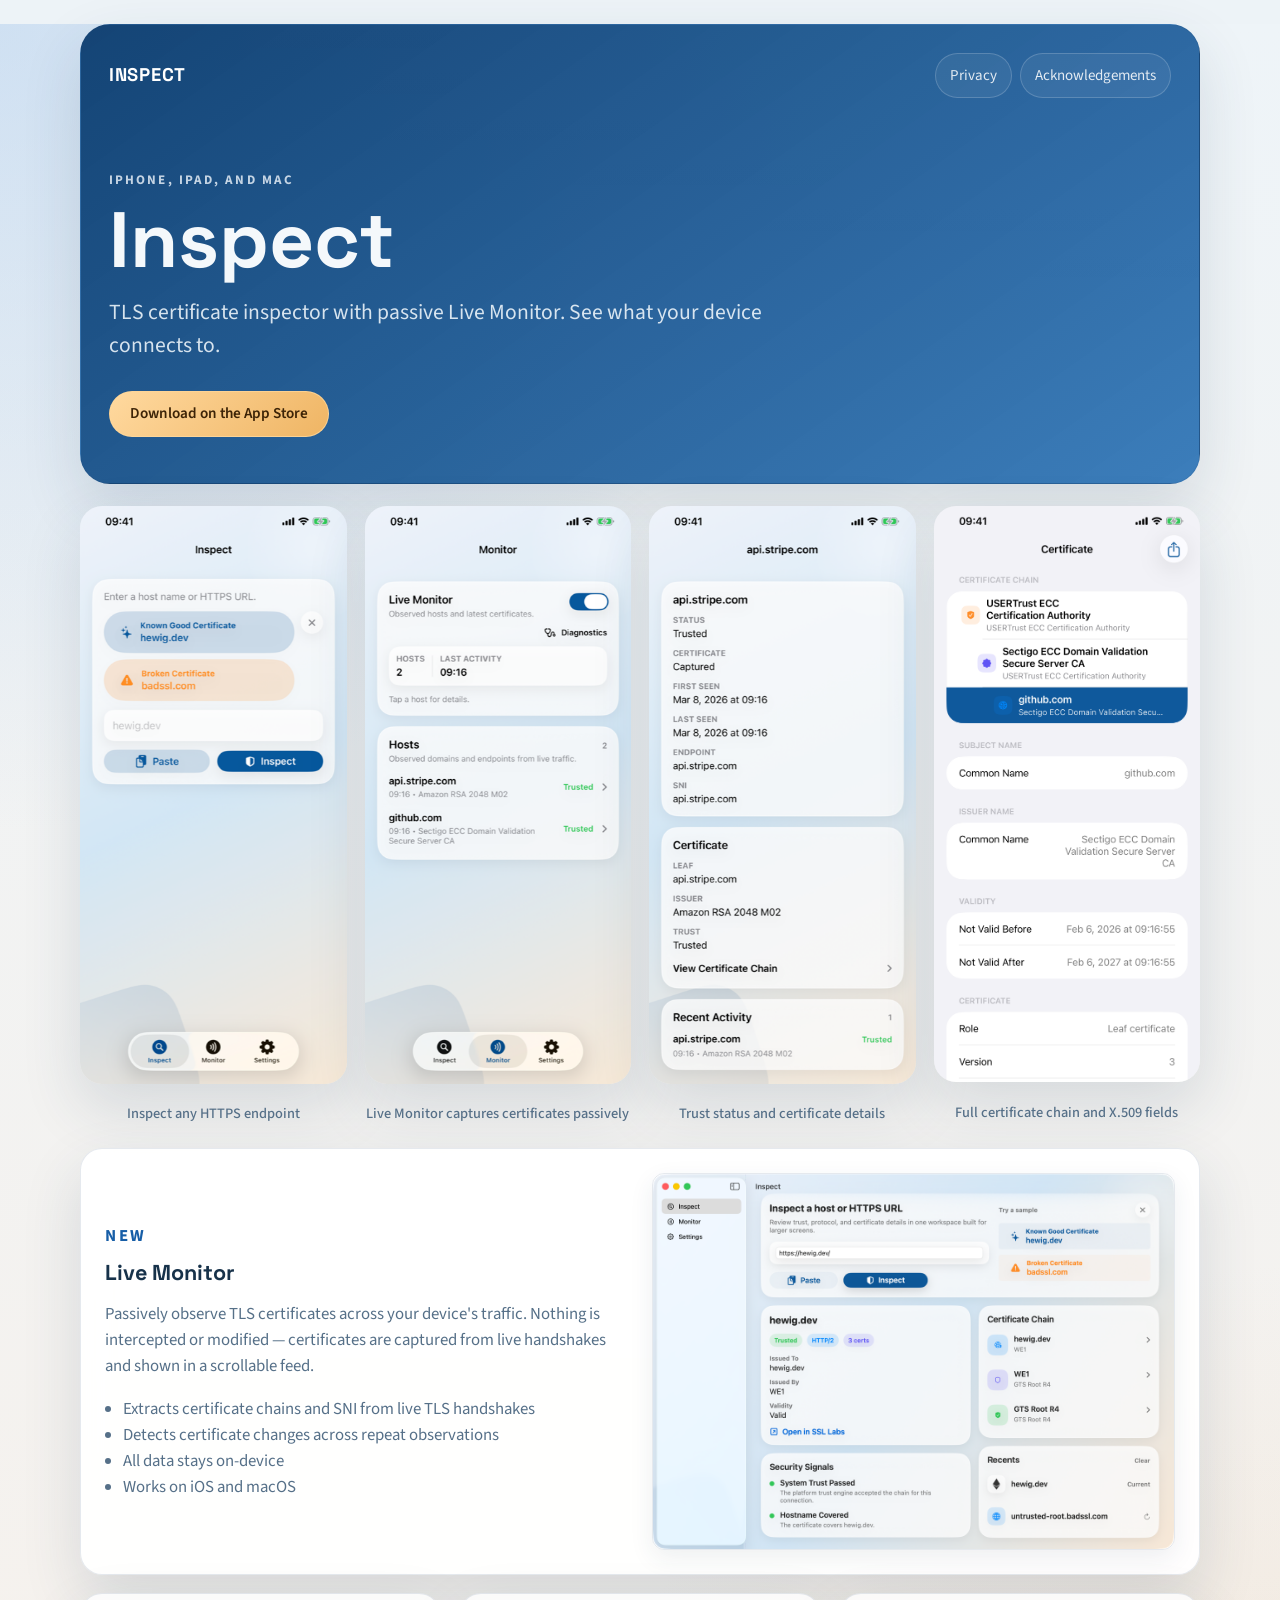
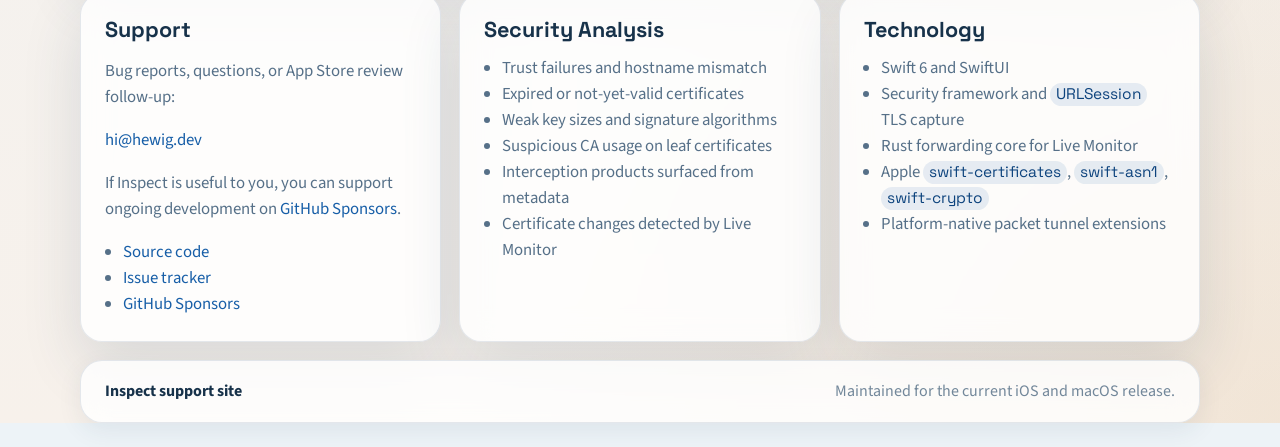
<file: index.html>
<!DOCTYPE html>
<html lang="en">

<head>
  <meta charset="UTF-8">
  <meta name="viewport" content="width=device-width, initial-scale=1">
  <title>Inspect Support</title>
  <meta name="description"
    content="Support, product details, and privacy information for Inspect, the TLS certificate inspector for iPhone, iPad, and Mac.">
  <link rel="preconnect" href="https://fonts.googleapis.com">
  <link rel="preconnect" href="https://fonts.gstatic.com" crossorigin>
  <link
    href="https://fonts.googleapis.com/css2?family=Source+Sans+3:wght@400;500;600;700&amp;family=Space+Grotesk:wght@500;700&amp;display=swap"
    rel="stylesheet">
  <link rel="stylesheet" type="text/css" href="stylesheets/normalize.css" media="screen">
  <link rel="stylesheet" type="text/css" href="stylesheets/stylesheet.css" media="screen">
</head>

<body>
  <div class="site-shell">
    <header class="page-header">
      <div class="header-row">
        <a class="brand" href="index.html">Inspect</a>
        <button class="nav-toggle" aria-label="Toggle navigation" aria-expanded="false"
          onclick="this.setAttribute('aria-expanded',this.getAttribute('aria-expanded')==='false'?'true':'false');this.closest('.header-row').querySelector('.nav-links').classList.toggle('open')">
          <span class="nav-toggle-bar"></span>
          <span class="nav-toggle-bar"></span>
          <span class="nav-toggle-bar"></span>
        </button>
        <nav class="nav-links" aria-label="Primary">
          <a class="nav-link" href="privacy.html">Privacy</a>
          <a class="nav-link" href="acknowledgements.html">Acknowledgements</a>
        </nav>
      </div>
      <div class="hero">
        <p class="eyebrow">iPhone, iPad, and Mac</p>
        <h1 class="project-name">Inspect</h1>
        <p class="project-tagline">
          TLS certificate inspector with passive Live Monitor. See what your device connects to.
        </p>
        <div class="hero-actions">
          <a class="btn btn-primary" href="https://apps.apple.com/us/app/inspect-view-tls-certificate/id1074957486">Download on the App Store</a>
        </div>
      </div>
    </header>

    <main class="main-content">
      <!-- Screenshot showcase -->
      <section class="screenshot-row">
        <figure class="screenshot-item">
          <img src="images/01-inspect-tab.png" alt="Inspect tab showing host input and recent lookups" loading="lazy">
          <figcaption>Inspect any HTTPS endpoint</figcaption>
        </figure>
        <figure class="screenshot-item">
          <img src="images/02-live-monitor.png" alt="Live Monitor showing observed hosts and certificates"
            loading="lazy">
          <figcaption>Live Monitor captures certificates passively</figcaption>
        </figure>
        <figure class="screenshot-item">
          <img src="images/03-host-detail.png" alt="Host detail view showing trust status and certificate info"
            loading="lazy">
          <figcaption>Trust status and certificate details</figcaption>
        </figure>
        <figure class="screenshot-item">
          <img src="images/04-cert-chain.png" alt="Certificate chain view showing full X.509 details" loading="lazy">
          <figcaption>Full certificate chain and X.509 fields</figcaption>
        </figure>
      </section>

      <!-- Feature highlight with mac screenshot -->
      <section class="card feature-band">
        <div>
          <p class="eyebrow">New</p>
          <h2>Live Monitor</h2>
          <p>
            Passively observe TLS certificates across your device's traffic. Nothing is intercepted or modified &mdash;
            certificates are captured from live handshakes and shown in a scrollable feed.
          </p>
          <ul>
            <li>Extracts certificate chains and SNI from live TLS handshakes</li>
            <li>Detects certificate changes across repeat observations</li>
            <li>All data stays on-device</li>
            <li>Works on iOS and macOS</li>
          </ul>
        </div>
        <div class="feature-screenshot">
          <img src="images/mac-inspect.png" alt="Inspect for Mac showing certificate workspace" loading="lazy">
        </div>
      </section>

      <!-- Compact info cards -->
      <section class="section-grid">
        <article class="card">
          <h2>Support</h2>
          <p>Bug reports, questions, or App Store review follow-up:</p>
          <p><a href="mailto:hi@hewig.dev">hi@hewig.dev</a></p>
          <p>If Inspect is useful to you, you can support ongoing development on <a href="https://github.com/sponsors/hewigovens">GitHub Sponsors</a>.</p>
          <ul>
            <li><a href="https://github.com/hewigovens/Inspect">Source code</a></li>
            <li><a href="https://github.com/hewigovens/Inspect/issues">Issue tracker</a></li>
            <li><a href="https://github.com/sponsors/hewigovens">GitHub Sponsors</a></li>
          </ul>
        </article>

        <article class="card">
          <h2>Security Analysis</h2>
          <ul>
            <li>Trust failures and hostname mismatch</li>
            <li>Expired or not-yet-valid certificates</li>
            <li>Weak key sizes and signature algorithms</li>
            <li>Suspicious CA usage on leaf certificates</li>
            <li>Interception products surfaced from metadata</li>
            <li>Certificate changes detected by Live Monitor</li>
          </ul>
        </article>

        <article class="card">
          <h2>Technology</h2>
          <ul>
            <li>Swift 6 and SwiftUI</li>
            <li>Security framework and <code>URLSession</code> TLS capture</li>
            <li>Rust forwarding core for Live Monitor</li>
            <li>Apple <code>swift-certificates</code>, <code>swift-asn1</code>, <code>swift-crypto</code></li>
            <li>Platform-native packet tunnel extensions</li>
          </ul>
        </article>
      </section>

      <footer class="site-footer">
        <span class="site-footer-owner">Inspect support site</span>
        <span class="site-footer-credits">Maintained for the current iOS and macOS release.</span>
      </footer>
    </main>
  </div>
</body>

</html>
</file>
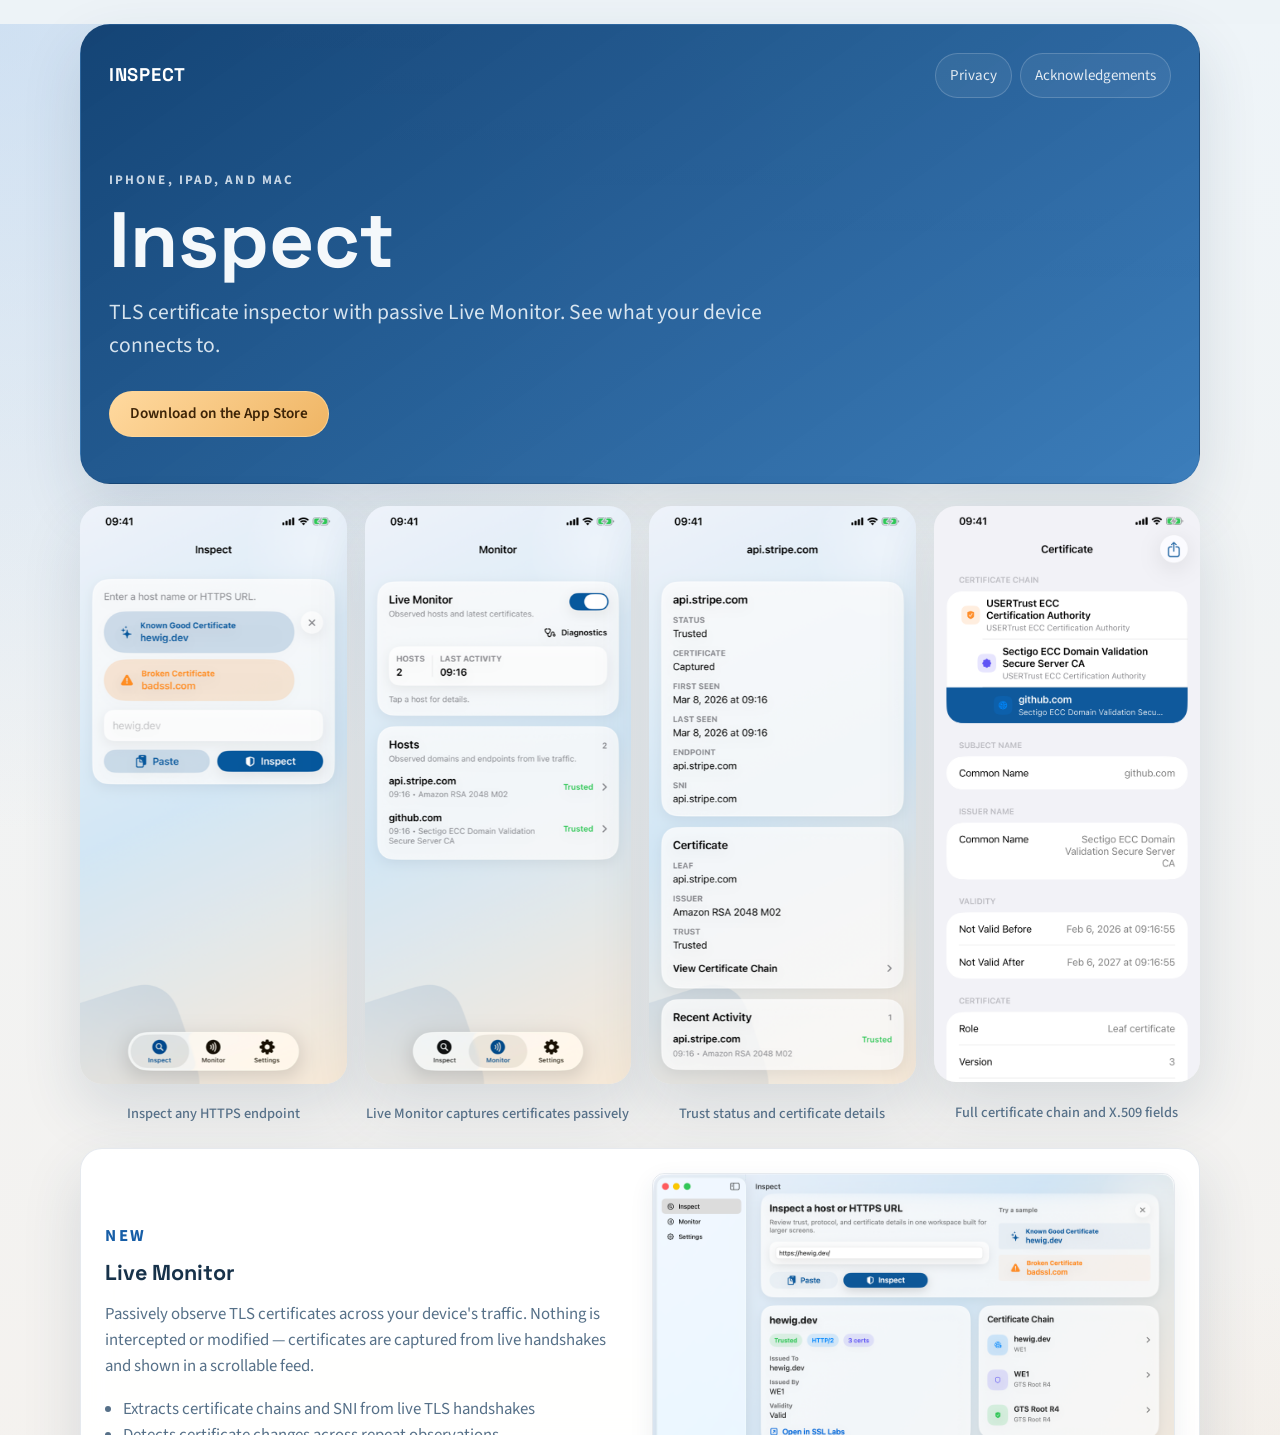
<file: about.html>
<!DOCTYPE html>
<html lang="en">
<head>
  <meta charset="UTF-8">
  <meta http-equiv="refresh" content="0; url=index.html">
  <title>Redirecting…</title>
</head>
<body>
  <p>Redirecting to <a href="index.html">index.html</a>…</p>
</body>
</html>
</file>
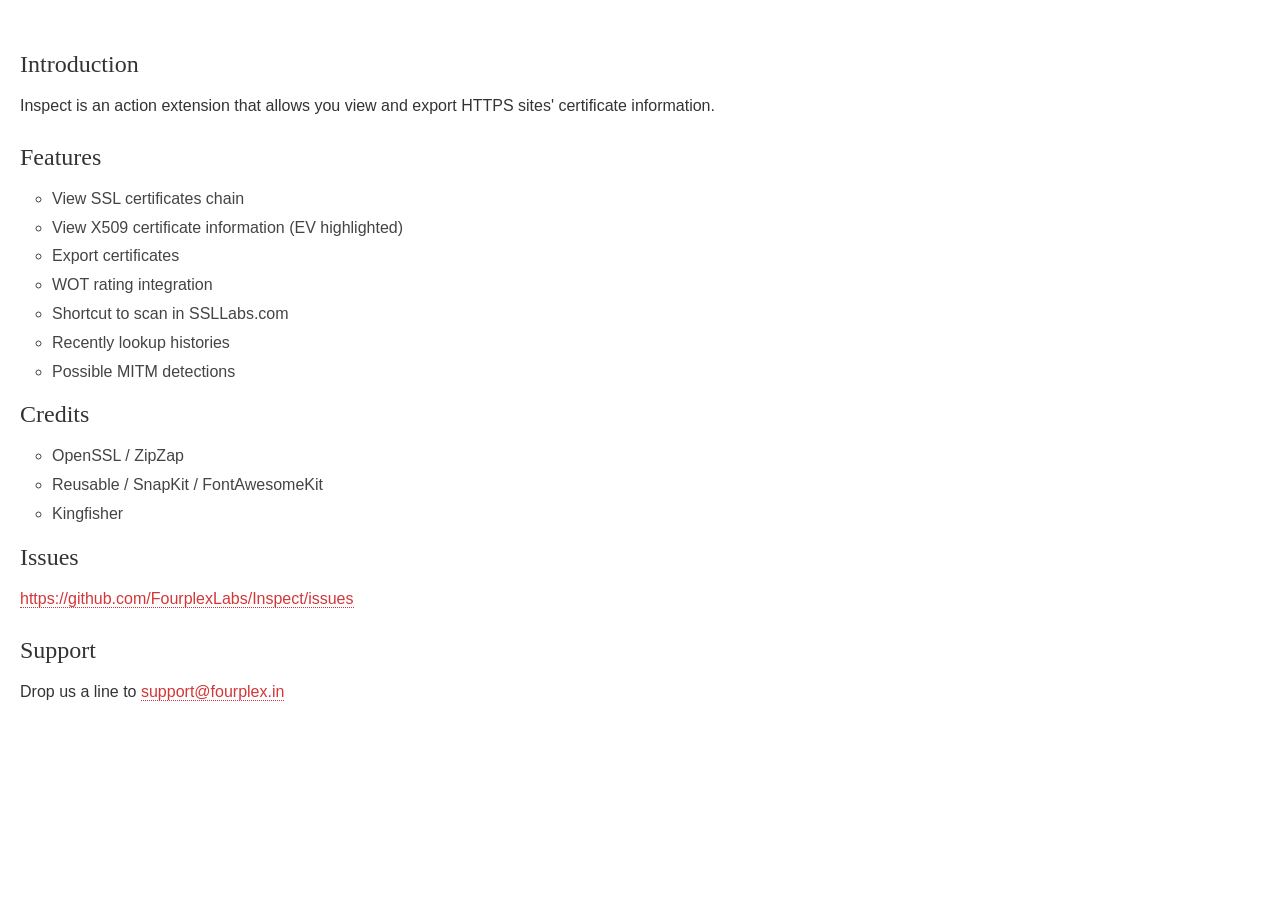
<file: About.html>
<!DOCTYPE html>  
<html lang="en">
<head>
  <meta charset="utf-8" />
  <meta http-equiv="X-UA-Compatible" content="IE=edge,chrome=1" />
  <title>About</title>
  <meta name="viewport" content="width=device-width, initial-scale=1.0" />
  <style id="mkstylesheet">
#wrapper div,#wrapper span,#wrapper object,#wrapper iframe,#wrapper h1,#wrapper h2,#wrapper h3,#wrapper h4,#wrapper h5,#wrapper h6,#wrapper p,#wrapper blockquote,#wrapper pre,#wrapper a,#wrapper abbr,#wrapper acronym,#wrapper address,#wrapper code,#wrapper del,#wrapper dfn,#wrapper em,#wrapper img,#wrapper q,#wrapper dl,#wrapper dt,#wrapper dd,#wrapper ol,#wrapper ul,#wrapper li,#wrapper fieldset,#wrapper form,#wrapper label,#wrapper legend,#wrapper table,#wrapper caption,#wrapper tbody,#wrapper tfoot,#wrapper thead,#wrapper tr,#wrapper th,#wrapper td{margin:0;padding:0;border:0;font-weight:inherit;font-style:inherit;font-family:inherit;vertical-align:baseline}body{background:#fff;margin:1.5em 0}body #wrapper{line-height:1.8}#wrapper table{border-collapse:collapse;border-spacing:0}#wrapper caption,#wrapper th,#wrapper td{text-align:left;font-weight:400}#wrapper blockquote:before,#wrapper blockquote:after,#wrapper q:before,#wrapper q:after{content:""}#wrapper blockquote,#wrapper q{quotes:"" ""}#wrapper a img{border:none}#wrapper input,#wrapper textarea{margin:0}body{-webkit-font-smoothing:antialiased;font-size:16px;margin:2em 0 0}@font-face{font-family:'RokkittRegular';src:url("[data-uri]") format("woff");font-weight:normal;font-style:normal}@font-face{font-family:'LiberationMonoRegular';src:url("[data-uri]") format("woff");font-weight:normal;font-style:normal}#wrapper{font-size:100%;padding:20px}#wrapper p,#wrapper ul,#wrapper ol,#wrapper dl,#wrapper td,#wrapper input,#wrapper textarea,#wrapper div{color:#333;font-family:Lucida Grande, Verdana, Helvetica, Arial, sans-serif}#wrapper h1,#wrapper h2,#wrapper h3,#wrapper h4,#wrapper h5,#wrapper h6{color:#333;font-family:Rockwell, 'Rokkitt', Georgia, serif;letter-spacing:0}#wrapper h1{font-size:3rem;line-height:1;margin-bottom:0.5rem}#wrapper h2{font-size:2rem;margin-bottom:0.75rem}#wrapper h3{font-size:1.5rem;line-height:1;margin-bottom:1rem}#wrapper h4{font-size:1.2rem;line-height:1.25;margin-bottom:1.25rem}#wrapper h5{font-size:1rem;margin-bottom:1.5rem}#wrapper h6{font-size:1rem}#wrapper p{margin:0 0 1.5em}#wrapper ul,#wrapper ol{color:#444;margin:1em 2em}#wrapper ul{list-style-type:circle}#wrapper ol{list-style-type:decimal}#wrapper li>p:first-child{margin:0}#wrapper dl{margin:0 0 1.5em 0}#wrapper dl dt{font-weight:bold}#wrapper dl dd{margin-left:1.5em}#wrapper abbr,#wrapper acronym{border-bottom:1px dotted #aaa}#wrapper address{margin-top:1.5em;font-style:italic}#wrapper del{color:#000}#wrapper a{color:#D33637;text-decoration:none;border-bottom:1px dotted #D33637;-webkit-transition:color .2s ease-in-out;-moz-transition:color .2s ease-in-out;-o-transition:color .2s ease-in-out;-ms-transition:color .2s ease-in-out;transition:color .2s ease-in-out}#wrapper a:hover{text-decoration:none;color:#666;border-bottom-color:#666}#wrapper a:active{outline:0;position:relative;top:1px}#wrapper blockquote{background:#e7e7e7;border-top:1px solid #ccc;margin:1.5em;color:#444;font-style:italic}#wrapper blockquote p{padding:1em;border-top:1px solid #fff}#wrapper strong{font-weight:bold}#wrapper em{font-style:italic}#wrapper dfn{font-weight:bold}#wrapper pre,#wrapper code,#wrapper tt{font-family:Menlo, Monaco, monospace;text-align:left}#wrapper pre,#wrapper tt{color:#555;overflow:auto}#wrapper tt{display:block;margin:1.5em 0;line-height:1.5}#wrapper span.amp{font-family:Baskerville, Palatino, "Book Antiqua", serif;font-style:italic}#wrapper img{max-width:100%;height:auto}#wrapper .footnote{font-size:.9em;vertical-align:super}#wrapper caption,#wrapper col,#wrapper colgroup,#wrapper table,#wrapper tbody,#wrapper td,#wrapper tfoot,#wrapper th,#wrapper thead,#wrapper tr{border-spacing:0}#wrapper caption{color:#666}#wrapper figure{display:inline-block;margin:.5em 0 1.8em;position:relative}#wrapper .poetry pre{display:block;font-family:Georgia, Garamond, serif !important;font-size:110% !important;font-style:italic;line-height:1.6em;margin-left:1em}#wrapper .poetry pre code{font-family:Georgia, Garamond, serif !important;word-break:break-all;word-break:break-word;-webkit-hyphens:auto;-moz-hyphens:auto;hyphens:auto;white-space:pre-wrap}#wrapper sup,#wrapper sub,#wrapper a.footnote{font-size:1.4ex;height:0;line-height:1;position:relative;vertical-align:super}#wrapper sub{vertical-align:sub;top:-1px}#wrapper table{width:100%;margin-bottom:2em;padding:0;font-size:13px;border:1px solid #ddd;border-collapse:separate;border-radius:4px;-moz-border-radius:4px;-webkit-border-radius:4px}#wrapper table th,#wrapper table td{padding:10px 10px 9px;line-height:18px;text-align:left}#wrapper table th{padding-top:9px;font-weight:bold;vertical-align:middle}#wrapper table td{vertical-align:top;border-top:1px solid #ddd}#wrapper table tbody th{border-top:1px solid #ddd;vertical-align:top}#wrapper table th+th,#wrapper table td+td,#wrapper table th+td{border-left:1px solid #ddd}#wrapper table thead tr:first-child th:first-child,#wrapper table tbody tr:first-child td:first-child{border-radius:4px 0 0 0;-moz-border-radius:4px 0 0 0;-webkit-border-radius:4px 0 0 0}#wrapper table thead tr:first-child th:last-child,#wrapper table tbody tr:first-child td:last-child{border-radius:0 4px 0 0;-moz-border-radius:0 4px 0 0;-webkit-border-radius:0 4px 0 0}#wrapper table tbody tr:last-child td:first-child{border-radius:0 0 0 4px;-moz-border-radius:0 0 0 4px;-webkit-border-radius:0 0 0 4px}#wrapper table tbody tr:last-child td:last-child{border-radius:0 0 4px 0;-moz-border-radius:0 0 4px 0;-webkit-border-radius:0 0 4px 0}#wrapper table tbody tr:nth-child(odd){background-color:rgba(0,0,0,0.03)}@media print{img,table,figure{page-break-inside:avoid}#wrapper{background:#fff;color:#303030;padding:10px;position:relative;text-indent:0}}@media screen{#wrapper ::selection{background:rgba(157,193,200,0.5)}#wrapper h1::selection{background-color:rgba(45,156,208,0.3)}#wrapper h2::selection{background-color:rgba(90,182,224,0.3)}#wrapper h3::selection,#wrapper h4::selection,#wrapper h5::selection,#wrapper h6::selection,#wrapper li::selection,#wrapper ol::selection{background-color:rgba(133,201,232,0.3)}#wrapper code::selection{background-color:rgba(0,0,0,0.7);color:#eee}#wrapper code span::selection{background-color:rgba(0,0,0,0.7) !important;color:#eee !important}#wrapper a::selection{background-color:rgba(255,230,102,0.2)}#wrapper .inverted a::selection{background-color:rgba(255,230,102,0.6)}#wrapper td::selection,#wrapper th::selection,#wrapper caption::selection{background-color:rgba(180,237,95,0.5)}.inverted{background:#0b2531}.inverted #wrapper{padding:20px;background:#0b2531}.inverted #wrapper p,.inverted #wrapper td,.inverted #wrapper li,.inverted #wrapper h1,.inverted #wrapper h2,.inverted #wrapper h3,.inverted #wrapper h4,.inverted #wrapper h5,.inverted #wrapper h6,.inverted #wrapper th,.inverted #wrapper .math,.inverted #wrapper dd,.inverted #wrapper dt{color:#eee !important}.inverted #wrapper pre,.inverted #wrapper tt{color:#ddd}.inverted #wrapper a{border-bottom:none;color:#fff;text-decoration:underline}.inverted #wrapper blockquote{background:rgba(255,255,255,0.1);border-top-color:rgba(255,255,255,0.1)}.inverted #wrapper blockquote p{border-top-color:rgba(255,255,255,0.3)}.inverted #wrapper caption,.inverted #wrapper .footnote,.inverted #wrapper figcaption{color:rgba(255,255,255,0.5)}.inverted #wrapper table{border-color:rgba(255,255,255,0.3)}.inverted #wrapper table td{vertical-align:top;border-top:none}.inverted #wrapper table th+th,.inverted #wrapper table td+td,.inverted #wrapper table th+td{border-left:1px solid rgba(255,255,255,0.3)}.inverted #wrapper table tbody tr:nth-child(odd){background-color:rgba(255,255,255,0.1)}}
#mkreplaced-toc{list-style-position:inside;padding:0;margin:0 0 0 1rem;list-style-type:none}#mkreplaced-toc li::before{content:''}#mkreplaced-toc li{font-size:1rem;line-height:1.25;font-weight:normal}#mkreplaced-toc li ul{font-size:1.3rem;font-weight:300;padding:.5rem 0;margin:0 0 0 1rem}#mkreplaced-toc li.missing{list-style-type:none !important}#mkreplaced-toc.max-1 ul,#mkreplaced-toc.max1 ul{display:none}#mkreplaced-toc.max-2 ul ul,#mkreplaced-toc.max2 ul ul{display:none}#mkreplaced-toc.max-3 ul ul ul,#mkreplaced-toc.max3 ul ul ul{display:none}#mkreplaced-toc.max-4 ul ul ul ul,#mkreplaced-toc.max4 ul ul ul ul{display:none}#mkreplaced-toc.max-5 ul ul ul ul ul,#mkreplaced-toc.max5 ul ul ul ul ul{display:none}.rtl{direction:rtl;text-align:right}@media print{body{background:white;line-height:1.4}html,body,#wrapper{max-width:100%;width:100%;-webkit-text-size-adjust:none;-webkit-perspective:none !important;box-sizing:border-box;width:auto;border:0;margin:0;padding:0;float:none;-moz-box-shadow:none !important;-webkit-box-shadow:none !important;box-shadow:none !important}mark{background:transparent !important}h1,h2,h3,h4,h5,h6{page-break-after:avoid}p,h2,h3{orphans:3;widows:3}section{page-break-before:avoid}pre>code{white-space:pre;word-break:break-word}#generated-toc,#firstdiff,#toc-title,#mkdocumentprogress,#mkincludechart,#mkprogressbar1,#mkprogressbar2,.mkscrollmeter,#alllinks,.popup{display:none !important}.suppressprintlinks a{color:inherit !important;text-decoration:none !important;border-bottom:none !important;cursor:default !important}.hrefafterlinktext #wrapper a:link:after,.hrefafterlinktext #wrapper a:visited:after{content:" (" attr(href) ") ";font-size:90%;opacity:0.9}.nocodebreak pre{page-break-inside:avoid}img,table,figure{page-break-inside:avoid}.breakfootnotes .footnotes{page-break-before:always}.breakfootnotes .footnotes hr{display:none}#mktoctitle{display:block}#print-title{display:block;border-bottom:solid 1px #666}#wrapper pre{white-space:pre;white-space:pre-wrap;word-wrap:break-word}#wrapper #generated-toc-clone,#wrapper #mkreplaced-toc{display:block}.task-list .task-list-item{list-style-type:none !important}.task-list .gh-complete.task-list-item .task-list-item-checkbox:before{content:'\2713';background:#838387}.task-list .task-list-item-checkbox{-webkit-appearance:none;position:relative}.task-list .task-list-item-checkbox:before{content:' ';border:solid 1px #aaa;width:1em;height:1em;display:block;border-radius:2px;left:-20px;top:-.75em;color:white;font-weight:bold;line-height:1;text-align:center;position:absolute}}
#wrapper #generated-toc-clone,#wrapper #mkreplaced-toc,#wrapper #generated-toc-clone ul,#wrapper #mkreplaced-toc ul{list-style-position:inside}#wrapper #generated-toc-clone li.missing,#wrapper #mkreplaced-toc li.missing{list-style-type: none!important}#wrapper #generated-toc-clone,#wrapper #mkreplaced-toc{list-style-type: upper-roman}#wrapper #generated-toc-clone>li>ul,#wrapper #mkreplaced-toc>li>ul {list-style-type: decimal}#wrapper #generated-toc-clone>li>ul>li>ul,#wrapper #mkreplaced-toc>li>ul>li>ul{list-style-type: decimal-leading-zero}#wrapper #generated-toc-clone>li>ul>li>ul>li>ul,#wrapper #mkreplaced-toc>li>ul>li>ul>li>ul{list-style-type: lower-greek}#wrapper #generated-toc-clone>li>ul>li>ul>li>ul>li>ul,#wrapper #mkreplaced-toc>li>ul>li>ul>li>ul>li>ul{list-style-type: disc}#wrapper #generated-toc-clone>li>ul>li>ul>li>ul>li>ul>li>ul,#wrapper #mkreplaced-toc>li>ul>li>ul>li>ul>li>ul>li>ul{list-style-type: square}#wrapper #generated-toc-clone,#wrapper #mkreplaced-toc{list-style-position:outside!important;margin-left:2rem;}
</style>

<style id="mkprintstyles">@media print{#wrapper #generated-toc-clone,#generated-toc{display:none!important}
html,body,#wrapper{font-size:10pt!important}
}
</style>


</head>
<body class="normal">
  <div id="wrapper">
      <h3 id="introduction">Introduction</h3>

<p>Inspect is an action extension that allows you view and export HTTPS sites' certificate information.</p>

<h3 id="features">Features</h3>

<ul>
<li>View SSL certificates chain</li>
<li>View X509 certificate information (EV highlighted)</li>
<li>Export certificates</li>
<li>WOT rating integration</li>
<li>Shortcut to scan in SSLLabs.com</li>
<li>Recently lookup histories</li>
<li>Possible MITM detections</li>
</ul>


<h3 id="credits">Credits</h3>

<ul>
<li>OpenSSL / ZipZap</li>
<li>Reusable / SnapKit / FontAwesomeKit</li>
<li>Kingfisher</li>
</ul>


<h3 id="issues">Issues</h3>

<p><a href="https://github.com/FourplexLabs/Inspect/issues">https://github.com/FourplexLabs/Inspect/issues</a></p>

<h3 id="support">Support</h3>

<p>Drop us a line to <a href="mailto:support@fourplex.in">support@fourplex.in</a></p>
<!-- ##END MARKED WRAPPER## -->
    </div>



<script>(function(factory){if(typeof define==="function"&&define.amd){define("bidi_helpers",[],factory)}else{window.bidi_helpers=factory()}})(function(){var module={};module.Dir={RTL:-1,UNKNOWN:0,LTR:1};module.Format={LRE:"\u202A",RLE:"\u202B",PDF:"\u202C",LRM:"\u200E",RLM:"\u200F"};module.ltrChars_="A-Za-z\u00C0-\u00D6\u00D8-\u00F6\u00F8-\u02B8\u0300-\u0590\u0800-\u1FFF\u2C00-\uFB1C\uFE00-\uFE6F\uFEFD-\uFFFF";module.rtlChars_="\u0591-\u07FF\uFB1D-\uFDFF\uFE70-\uFEFC";module.ltrDirCheckRe_=new RegExp("^[^"+module.rtlChars_+"]*["+module.ltrChars_+"]");module.ltrCharReg_=new RegExp("["+module.ltrChars_+"]");module.hasAnyLtr=function(text){return module.ltrCharReg_.test(text)};module.rtlDirCheckRe_=new RegExp("^[^"+module.ltrChars_+"]*["+module.rtlChars_+"]");module.rtlRe=module.rtlDirCheckRe_;module.isRtlText=function(text){return module.rtlDirCheckRe_.test(text)};module.isLtrText=function(text){return module.ltrDirCheckRe_.test(text)};module.isRequiredLtrRe_=/^http:\/\/.*/;module.hasNumeralsRe_=/\d/;module.estimateDirection=function(text,detectionThreshold){var rtlCount=0;var totalCount=0;var hasWeaklyLtr=false;var tokens=text.split(/\s+/);for(var i=0;i<tokens.length;i++){var token=tokens[i];if(module.isRtlText(token)){rtlCount++;totalCount++}else{if(module.isRequiredLtrRe_.test(token)){hasWeaklyLtr=true}else{if(module.hasAnyLtr(token)){totalCount++}else{if(module.hasNumeralsRe_.test(token)){hasWeaklyLtr=true}}}}}return totalCount==0?(hasWeaklyLtr?module.Dir.LTR:module.Dir.UNKNOWN):(rtlCount/totalCount>detectionThreshold?module.Dir.RTL:module.Dir.LTR)};return module});(function(factory){if(typeof define==="function"&&define.amd){define("bidiweb",["bidi_helpers"],factory)}else{window.bidiweb=factory(bidi_helpers)}})(function(bidi_helpers){var module={};var IProcessor={makeRtl:function(element){},makeLtr:function(element){}};var css_processor=function(classes){return{makeRtl:function(element){element.classList.add(classes.rtl)},makeLtr:function(element){element.classList.add(classes.ltr)}}};var style_processor=function(falign){return{makeRtl:function(element){element.style.direction="rtl";if(falign){element.style.textAlign="right"}},makeLtr:function(element){element.style.direction="ltr";if(falign){element.style.textAlign="left"}}}};module.processors={css:css_processor,style:style_processor};var nodeListMock=function(node){var list=[node];list.item=function(i){return list[i]};return list};module.process=function(query,processor){var elements;if(query instanceof NodeList){elements=query}else{if(query instanceof Node){elements=nodeListMock(query)}else{elements=document.querySelectorAll(query)}}module.process_elements(elements,processor);return elements};module.process_elements=function(elements,processor){for(var index=0;index<elements.length;index++){var element=elements.item(index);var text=element.textContent||element.value||element.placeholder||"";var dir=bidi_helpers.estimateDirection(text,0.4);if(dir==bidi_helpers.Dir.RTL){processor.makeRtl(element)}else{if(dir==bidi_helpers.Dir.LTR){processor.makeLtr(element)}}}};module.process_css=function(query,classes){var proc=module.processors.css(classes);return module.process(query,proc)};module.process_style=function(query,falign){var proc=module.processors.style(falign);return module.process(query,proc)};module.style=function(query){return module.process_style(query,true)};module.css=function(query){return module.process_css(query,{rtl:"rtl",ltr:"ltr"})};module.htmlToElement=function(html){var container=document.createElement("div");container.innerHTML=html;return container};module.html_css=function(html){var container=module.htmlToElement(html);var nodes=container.querySelectorAll("*");module.css(nodes);return container.innerHTML};module.html_style=function(html){var container=module.htmlToElement(html);var nodes=container.querySelectorAll("*");module.style(nodes);return container.innerHTML};return module});</script>

</body>
</html>
</file>
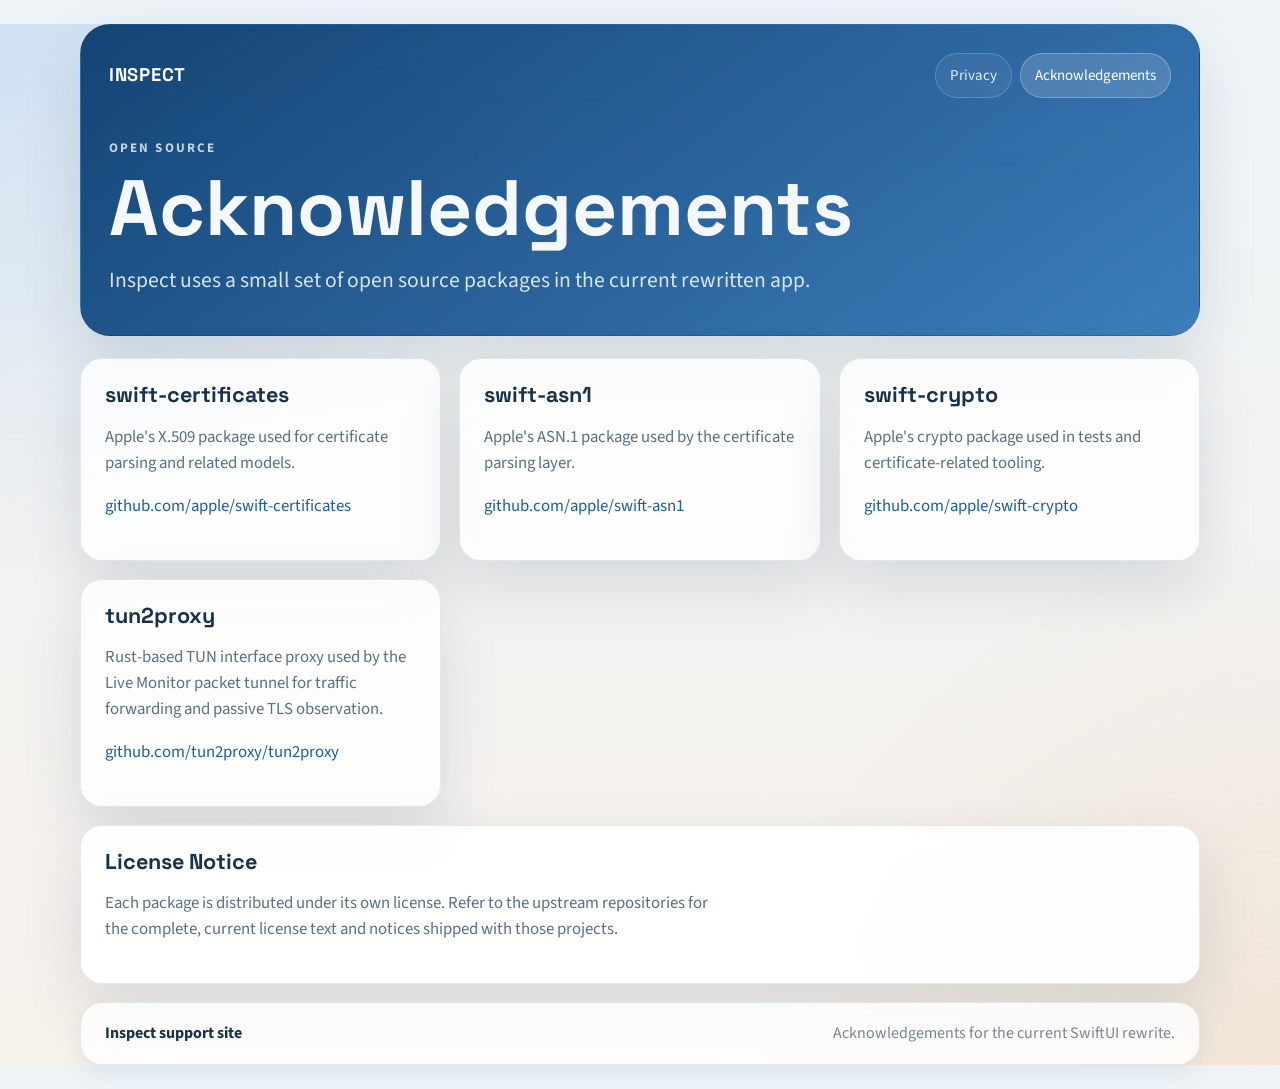
<file: acknowledgements.html>
<!DOCTYPE html>
<html lang="en">

<head>
  <meta charset="UTF-8">
  <meta name="viewport" content="width=device-width, initial-scale=1">
  <title>Inspect Acknowledgements</title>
  <meta name="description" content="Open source acknowledgements for Inspect.">
  <link rel="preconnect" href="https://fonts.googleapis.com">
  <link rel="preconnect" href="https://fonts.gstatic.com" crossorigin>
  <link
    href="https://fonts.googleapis.com/css2?family=Source+Sans+3:wght@400;500;600;700&amp;family=Space+Grotesk:wght@500;700&amp;display=swap"
    rel="stylesheet">
  <link rel="stylesheet" type="text/css" href="stylesheets/normalize.css" media="screen">
  <link rel="stylesheet" type="text/css" href="stylesheets/stylesheet.css" media="screen">
</head>

<body>
  <div class="site-shell">
    <header class="page-header compact">
      <div class="header-row">
        <a class="brand" href="index.html">Inspect</a>
        <button class="nav-toggle" aria-label="Toggle navigation" aria-expanded="false"
          onclick="this.setAttribute('aria-expanded',this.getAttribute('aria-expanded')==='false'?'true':'false');this.closest('.header-row').querySelector('.nav-links').classList.toggle('open')">
          <span class="nav-toggle-bar"></span>
          <span class="nav-toggle-bar"></span>
          <span class="nav-toggle-bar"></span>
        </button>
        <nav class="nav-links" aria-label="Primary">
          <a class="nav-link" href="privacy.html">Privacy</a>
          <a class="nav-link current" href="acknowledgements.html">Acknowledgements</a>
        </nav>
      </div>
      <div class="hero compact-hero">
        <p class="eyebrow">Open Source</p>
        <h1 class="project-name">Acknowledgements</h1>
        <p class="project-tagline">
          Inspect uses a small set of open source packages in the current rewritten app.
        </p>
      </div>
    </header>

    <main class="main-content">
      <section class="section-grid">
        <article class="card">
          <h2>swift-certificates</h2>
          <p>Apple's X.509 package used for certificate parsing and related models.</p>
          <p><a href="https://github.com/apple/swift-certificates">github.com/apple/swift-certificates</a></p>
        </article>

        <article class="card">
          <h2>swift-asn1</h2>
          <p>Apple's ASN.1 package used by the certificate parsing layer.</p>
          <p><a href="https://github.com/apple/swift-asn1">github.com/apple/swift-asn1</a></p>
        </article>

        <article class="card">
          <h2>swift-crypto</h2>
          <p>Apple's crypto package used in tests and certificate-related tooling.</p>
          <p><a href="https://github.com/apple/swift-crypto">github.com/apple/swift-crypto</a></p>
        </article>

        <article class="card">
          <h2>tun2proxy</h2>
          <p>Rust-based TUN interface proxy used by the Live Monitor packet tunnel for traffic forwarding and passive
            TLS observation.</p>
          <p><a href="https://github.com/tun2proxy/tun2proxy">github.com/tun2proxy/tun2proxy</a></p>
        </article>
      </section>

      <section class="card legal-card">
        <h2>License Notice</h2>
        <p>
          Each package is distributed under its own license. Refer to the upstream repositories for the complete,
          current license text and notices shipped with those projects.
        </p>
      </section>

      <footer class="site-footer">
        <span class="site-footer-owner">Inspect support site</span>
        <span class="site-footer-credits">Acknowledgements for the current SwiftUI rewrite.</span>
      </footer>
    </main>
  </div>
</body>

</html>
</file>
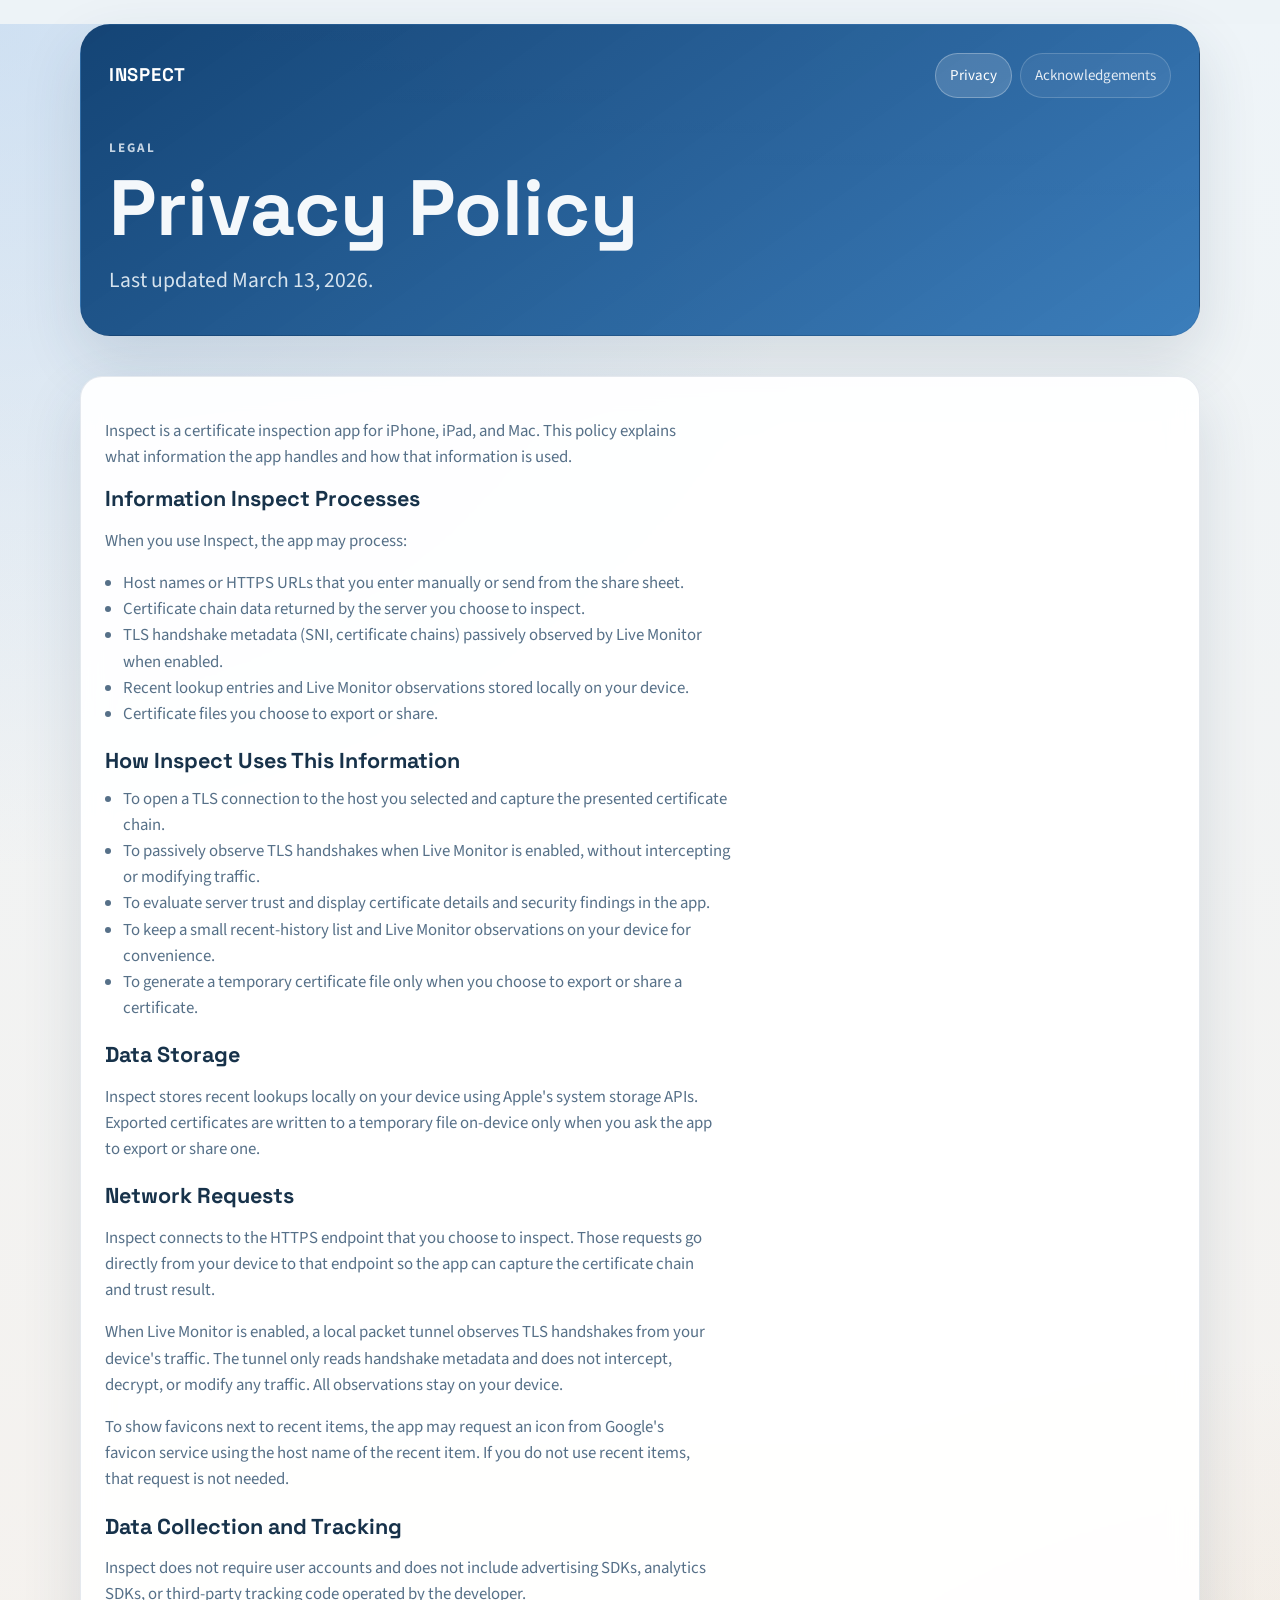
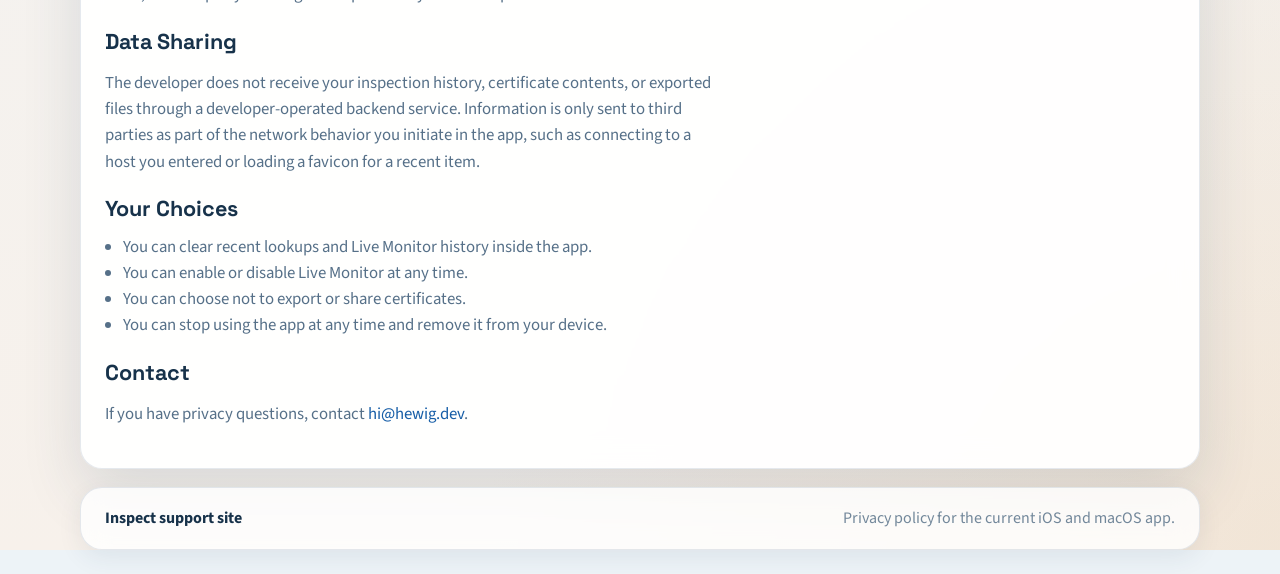
<file: privacy.html>
<!DOCTYPE html>
<html lang="en">

<head>
  <meta charset="UTF-8">
  <meta name="viewport" content="width=device-width, initial-scale=1">
  <title>Inspect Privacy Policy</title>
  <meta name="description" content="Privacy Policy for Inspect.">
  <link rel="preconnect" href="https://fonts.googleapis.com">
  <link rel="preconnect" href="https://fonts.gstatic.com" crossorigin>
  <link
    href="https://fonts.googleapis.com/css2?family=Source+Sans+3:wght@400;500;600;700&amp;family=Space+Grotesk:wght@500;700&amp;display=swap"
    rel="stylesheet">
  <link rel="stylesheet" type="text/css" href="stylesheets/normalize.css" media="screen">
  <link rel="stylesheet" type="text/css" href="stylesheets/stylesheet.css" media="screen">
</head>

<body>
  <div class="site-shell">
    <header class="page-header compact">
      <div class="header-row">
        <a class="brand" href="index.html">Inspect</a>
        <button class="nav-toggle" aria-label="Toggle navigation" aria-expanded="false"
          onclick="this.setAttribute('aria-expanded',this.getAttribute('aria-expanded')==='false'?'true':'false');this.closest('.header-row').querySelector('.nav-links').classList.toggle('open')">
          <span class="nav-toggle-bar"></span>
          <span class="nav-toggle-bar"></span>
          <span class="nav-toggle-bar"></span>
        </button>
        <nav class="nav-links" aria-label="Primary">
          <a class="nav-link current" href="privacy.html">Privacy</a>
          <a class="nav-link" href="acknowledgements.html">Acknowledgements</a>
        </nav>
      </div>
      <div class="hero compact-hero">
        <p class="eyebrow">Legal</p>
        <h1 class="project-name">Privacy Policy</h1>
        <p class="project-tagline">
          Last updated March 13, 2026.
        </p>
      </div>
    </header>

    <main class="main-content">
      <section class="card legal-card">
        <p>
          Inspect is a certificate inspection app for iPhone, iPad, and Mac. This policy explains what information the
          app
          handles and how that information is used.
        </p>

        <h2>Information Inspect Processes</h2>
        <p>When you use Inspect, the app may process:</p>
        <ul>
          <li>Host names or HTTPS URLs that you enter manually or send from the share sheet.</li>
          <li>Certificate chain data returned by the server you choose to inspect.</li>
          <li>TLS handshake metadata (SNI, certificate chains) passively observed by Live Monitor when enabled.</li>
          <li>Recent lookup entries and Live Monitor observations stored locally on your device.</li>
          <li>Certificate files you choose to export or share.</li>
        </ul>

        <h2>How Inspect Uses This Information</h2>
        <ul>
          <li>To open a TLS connection to the host you selected and capture the presented certificate chain.</li>
          <li>To passively observe TLS handshakes when Live Monitor is enabled, without intercepting or modifying
            traffic.</li>
          <li>To evaluate server trust and display certificate details and security findings in the app.</li>
          <li>To keep a small recent-history list and Live Monitor observations on your device for convenience.</li>
          <li>To generate a temporary certificate file only when you choose to export or share a certificate.</li>
        </ul>

        <h2>Data Storage</h2>
        <p>
          Inspect stores recent lookups locally on your device using Apple's system storage APIs. Exported
          certificates are written to a temporary file on-device only when you ask the app to export or share one.
        </p>

        <h2>Network Requests</h2>
        <p>
          Inspect connects to the HTTPS endpoint that you choose to inspect. Those requests go directly from your
          device to that endpoint so the app can capture the certificate chain and trust result.
        </p>
        <p>
          When Live Monitor is enabled, a local packet tunnel observes TLS handshakes from your device's traffic.
          The tunnel only reads handshake metadata and does not intercept, decrypt, or modify any traffic. All
          observations stay on your device.
        </p>
        <p>
          To show favicons next to recent items, the app may request an icon from Google's favicon service using the
          host name of the recent item. If you do not use recent items, that request is not needed.
        </p>

        <h2>Data Collection and Tracking</h2>
        <p>
          Inspect does not require user accounts and does not include advertising SDKs, analytics SDKs, or third-party
          tracking code operated by the developer.
        </p>

        <h2>Data Sharing</h2>
        <p>
          The developer does not receive your inspection history, certificate contents, or exported files through a
          developer-operated backend service. Information is only sent to third parties as part of the network behavior
          you initiate in the app, such as connecting to a host you entered or loading a favicon for a recent item.
        </p>

        <h2>Your Choices</h2>
        <ul>
          <li>You can clear recent lookups and Live Monitor history inside the app.</li>
          <li>You can enable or disable Live Monitor at any time.</li>
          <li>You can choose not to export or share certificates.</li>
          <li>You can stop using the app at any time and remove it from your device.</li>
        </ul>

        <h2>Contact</h2>
        <p>
          If you have privacy questions, contact
          <a href="mailto:hi@hewig.dev">hi@hewig.dev</a>.
        </p>
      </section>

      <footer class="site-footer">
        <span class="site-footer-owner">Inspect support site</span>
        <span class="site-footer-credits">Privacy policy for the current iOS and macOS app.</span>
      </footer>
    </main>
  </div>
</body>

</html>
</file>
<file: stylesheets/stylesheet.css>
:root {
  --page-bg:
    radial-gradient(circle at top left, rgba(164, 197, 234, 0.42), transparent 34%),
    radial-gradient(circle at bottom right, rgba(230, 205, 174, 0.34), transparent 32%),
    linear-gradient(180deg, #eef4f8 0%, #f7f1eb 100%);
  --panel-bg: rgba(255, 255, 255, 0.82);
  --panel-strong: rgba(255, 255, 255, 0.94);
  --panel-border: rgba(41, 78, 119, 0.12);
  --text-main: #17324a;
  --text-muted: #567088;
  --text-soft: #72879a;
  --accent: #175ea7;
  --accent-strong: #0d437d;
  --accent-warm: #cf7e28;
  --shadow: 0 24px 60px rgba(32, 62, 91, 0.14);
  --shadow-sm: 0 8px 24px rgba(32, 62, 91, 0.08);
  --radius-xl: 30px;
  --radius-lg: 22px;
  --radius-md: 16px;
}

* {
  box-sizing: border-box;
}

html {
  background: #edf3f7;
}

body {
  margin: 0;
  min-height: 100vh;
  background: var(--page-bg);
  color: var(--text-main);
  font-family: "Source Sans 3", "Helvetica Neue", Helvetica, Arial, sans-serif;
  line-height: 1.55;
  -webkit-font-smoothing: antialiased;
  -moz-osx-font-smoothing: grayscale;
}

a {
  color: var(--accent);
  text-decoration: none;
  transition: color 160ms ease;
}

a:hover {
  color: var(--accent-strong);
  text-decoration: underline;
}

/* ── Shell ── */

.site-shell {
  width: min(1120px, calc(100% - 32px));
  margin: 24px auto;
}

/* ── Header ── */

.page-header {
  padding: 28px;
  border: 1px solid var(--panel-border);
  border-radius: var(--radius-xl);
  background:
    linear-gradient(145deg, rgba(12, 61, 111, 0.96), rgba(34, 109, 179, 0.88)),
    linear-gradient(180deg, rgba(255, 255, 255, 0.04), rgba(255, 255, 255, 0));
  color: #f4f8fb;
  box-shadow: var(--shadow);
}

.page-header.compact {
  padding-bottom: 20px;
}

.header-row {
  display: flex;
  align-items: center;
  justify-content: space-between;
  gap: 16px;
  flex-wrap: wrap;
}

.brand {
  color: #ffffff;
  font-family: "Space Grotesk", "Helvetica Neue", Helvetica, Arial, sans-serif;
  font-size: 1.15rem;
  font-weight: 700;
  letter-spacing: 0.04em;
  text-transform: uppercase;
  flex-shrink: 0;
}

.brand:hover {
  color: #ffffff;
  text-decoration: none;
}

/* ── Hamburger toggle ── */

.nav-toggle {
  display: none;
  appearance: none;
  border: none;
  background: rgba(255, 255, 255, 0.1);
  border-radius: 10px;
  padding: 10px;
  cursor: pointer;
  flex-direction: column;
  gap: 5px;
  width: 44px;
  height: 44px;
  align-items: center;
  justify-content: center;
  transition: background-color 160ms ease;
}

.nav-toggle:hover {
  background: rgba(255, 255, 255, 0.2);
}

.nav-toggle-bar {
  display: block;
  width: 20px;
  height: 2px;
  background: #ffffff;
  border-radius: 1px;
  transition: transform 250ms cubic-bezier(0.22, 1, 0.36, 1),
              opacity 250ms ease;
  transform-origin: center;
}

.nav-toggle[aria-expanded="true"] .nav-toggle-bar:nth-child(1) {
  transform: translateY(7px) rotate(45deg);
}

.nav-toggle[aria-expanded="true"] .nav-toggle-bar:nth-child(2) {
  opacity: 0;
}

.nav-toggle[aria-expanded="true"] .nav-toggle-bar:nth-child(3) {
  transform: translateY(-7px) rotate(-45deg);
}

/* ── Nav links ── */

.nav-links {
  display: flex;
  flex-wrap: wrap;
  gap: 8px;
}

.nav-link {
  padding: 10px 14px;
  border: 1px solid rgba(255, 255, 255, 0.18);
  border-radius: 999px;
  color: rgba(255, 255, 255, 0.86);
  background: rgba(255, 255, 255, 0.06);
  font-size: 0.94rem;
  white-space: nowrap;
  transition: color 160ms ease, background-color 160ms ease, border-color 160ms ease;
}

.nav-link:hover,
.nav-link.current {
  color: #ffffff;
  background: rgba(255, 255, 255, 0.15);
  border-color: rgba(255, 255, 255, 0.28);
  text-decoration: none;
}

/* ── Hero ── */

.hero {
  padding: 72px 0 18px;
}

.compact-hero {
  padding-top: 40px;
}

.eyebrow {
  margin: 0 0 12px;
  color: rgba(239, 245, 251, 0.8);
  font-size: 0.82rem;
  font-weight: 700;
  letter-spacing: 0.16em;
  text-transform: uppercase;
}

.project-name {
  margin: 0;
  font-family: "Space Grotesk", "Helvetica Neue", Helvetica, Arial, sans-serif;
  font-size: clamp(2.7rem, 7vw, 4.9rem);
  line-height: 0.96;
  overflow-wrap: break-word;
  word-break: break-word;
}

.project-tagline {
  max-width: 720px;
  margin: 18px 0 0;
  color: rgba(240, 247, 252, 0.88);
  font-size: clamp(1.08rem, 2vw, 1.35rem);
}

.hero-actions {
  display: flex;
  flex-wrap: wrap;
  gap: 12px;
  margin-top: 28px;
}

/* ── Buttons ── */

.btn {
  display: inline-flex;
  align-items: center;
  justify-content: center;
  min-height: 46px;
  padding: 0 20px;
  border: 1px solid rgba(255, 255, 255, 0.22);
  border-radius: 999px;
  background: rgba(255, 255, 255, 0.1);
  color: #ffffff;
  font-size: 0.95rem;
  font-weight: 600;
  transition: transform 180ms cubic-bezier(0.22, 1, 0.36, 1),
              background-color 180ms ease,
              border-color 180ms ease,
              box-shadow 180ms ease;
}

.btn:hover {
  transform: translateY(-1px);
  background: rgba(255, 255, 255, 0.18);
  border-color: rgba(255, 255, 255, 0.34);
  box-shadow: 0 4px 16px rgba(0, 0, 0, 0.12);
  color: #ffffff;
  text-decoration: none;
}

.btn:active {
  transform: translateY(0);
  box-shadow: none;
}

.btn-primary {
  background: linear-gradient(135deg, #ffd99f, #efb564);
  border-color: rgba(255, 216, 154, 0.8);
  color: #3d2407;
}

.btn-primary:hover {
  background: linear-gradient(135deg, #ffe3b6, #f3c077);
  color: #3d2407;
}

/* ── Main content ── */

.main-content {
  padding: 22px 0 0;
}

/* ── Screenshots ── */

.screenshot-row {
  display: grid;
  grid-template-columns: repeat(4, 1fr);
  gap: 18px;
  margin-bottom: 22px;
}

.screenshot-row-2 {
  grid-template-columns: repeat(2, 1fr);
  max-width: 560px;
  margin-left: auto;
  margin-right: auto;
}

.screenshot-item {
  margin: 0;
  text-align: center;
}

.screenshot-item img {
  width: 100%;
  height: auto;
  border-radius: var(--radius-lg);
  box-shadow: var(--shadow);
  transition: transform 200ms cubic-bezier(0.22, 1, 0.36, 1),
              box-shadow 200ms ease;
}

.screenshot-item img:hover {
  transform: translateY(-4px);
  box-shadow: 0 32px 72px rgba(32, 62, 91, 0.2);
}

.screenshot-item figcaption {
  margin-top: 12px;
  color: var(--text-muted);
  font-size: 0.9rem;
  font-weight: 500;
}

/* ── Feature screenshot (mac) ── */

.feature-screenshot {
  display: flex;
  align-items: center;
}

.feature-screenshot img {
  width: 100%;
  height: auto;
  border-radius: 12px;
  box-shadow: var(--shadow-sm);
  border: 1px solid var(--panel-border);
}

/* ── Section grid ── */

.section-grid {
  display: grid;
  grid-template-columns: repeat(3, minmax(0, 1fr));
  gap: 18px;
}

.section-grid-2 {
  grid-template-columns: repeat(2, minmax(0, 1fr));
}

/* ── Cards ── */

.card,
.site-footer {
  border: 1px solid var(--panel-border);
  border-radius: var(--radius-lg);
  background: var(--panel-bg);
  box-shadow: var(--shadow);
  backdrop-filter: blur(14px);
  transition: box-shadow 200ms ease, transform 200ms cubic-bezier(0.22, 1, 0.36, 1);
}

.section-grid .card:hover {
  box-shadow: 0 28px 64px rgba(32, 62, 91, 0.18);
  transform: translateY(-2px);
}

.card {
  padding: 24px;
}

.card h2 {
  margin: 0 0 12px;
  font-family: "Space Grotesk", "Helvetica Neue", Helvetica, Arial, sans-serif;
  font-size: 1.35rem;
  line-height: 1.1;
}

.card p,
.card li {
  color: var(--text-muted);
  font-size: 1.05rem;
}

.card code {
  padding: 0.08rem 0.38rem;
  border-radius: 999px;
  background: rgba(23, 94, 167, 0.1);
  color: var(--accent-strong);
  font-family: "Space Grotesk", "Helvetica Neue", Helvetica, Arial, sans-serif;
  font-size: 0.92em;
}

.card ul {
  padding-left: 1.1rem;
  margin: 0.85rem 0 0;
}

/* ── Feature band ── */

.feature-band,
.legal-card {
  margin-top: 18px;
  background: var(--panel-strong);
}

.feature-band {
  display: grid;
  grid-template-columns: 1fr 1fr;
  gap: 24px;
  align-items: center;
  margin-bottom: 18px;
}

.feature-band:hover {
  transform: none;
}

.feature-band .eyebrow {
  color: var(--accent);
}

.feature-list {
  display: grid;
  gap: 12px;
}

.mini-card {
  padding: 16px;
  border: 1px solid rgba(23, 94, 167, 0.1);
  border-radius: var(--radius-md);
  background: rgba(233, 242, 248, 0.78);
  transition: background-color 180ms ease, border-color 180ms ease;
}

.mini-card:hover {
  background: rgba(223, 236, 245, 0.9);
  border-color: rgba(23, 94, 167, 0.18);
}

.mini-card strong {
  display: block;
  margin-bottom: 4px;
  color: var(--text-main);
  font-size: 0.95rem;
}

.mini-card span {
  color: var(--text-muted);
  font-size: 0.94rem;
  line-height: 1.45;
}

/* ── Legal card ── */

.legal-card h2 {
  margin-top: 1.4rem;
}

.legal-card h2:first-of-type {
  margin-top: 0;
}

.legal-card p,
.legal-card li {
  max-width: 76ch;
}

/* ── Footer ── */

.site-footer {
  display: flex;
  justify-content: space-between;
  align-items: center;
  gap: 16px;
  margin-top: 18px;
  padding: 18px 24px;
  box-shadow: var(--shadow-sm);
}

.site-footer:hover {
  transform: none;
}

.site-footer-owner {
  font-weight: 700;
}

.site-footer-credits {
  color: var(--text-soft);
}

/* ── Reduced motion ── */

@media (prefers-reduced-motion: reduce) {
  *,
  *::before,
  *::after {
    transition-duration: 0.01ms !important;
    animation-duration: 0.01ms !important;
  }
}

/* ── Tablet: <= 980px ── */

@media screen and (max-width: 980px) {
  .section-grid,
  .section-grid-2 {
    grid-template-columns: 1fr;
  }

  .feature-band {
    grid-template-columns: 1fr;
  }

  .feature-list {
    grid-template-columns: repeat(2, 1fr);
  }

  .screenshot-row {
    grid-template-columns: repeat(4, 1fr);
    gap: 14px;
  }

  .screenshot-row-2 {
    grid-template-columns: repeat(2, 1fr);
  }
}

/* ── Mobile: <= 720px ── */

@media screen and (max-width: 720px) {
  .site-shell {
    width: calc(100% - 20px);
    margin: 10px auto 18px;
  }

  .page-header,
  .card,
  .site-footer {
    border-radius: 18px;
  }

  .page-header {
    padding: 16px;
  }

  /* Hamburger visible on mobile */
  .nav-toggle {
    display: flex;
  }

  .header-row {
    align-items: center;
    flex-wrap: wrap;
  }

  .brand {
    flex: 1;
  }

  /* Nav collapsed by default on mobile */
  .nav-links {
    width: 100%;
    display: grid;
    grid-template-columns: 1fr 1fr;
    gap: 6px;
    max-height: 0;
    overflow: hidden;
    opacity: 0;
    transition: max-height 300ms cubic-bezier(0.22, 1, 0.36, 1),
                opacity 200ms ease,
                margin 300ms ease;
    margin-top: 0;
  }

  .nav-links.open {
    max-height: 200px;
    opacity: 1;
    margin-top: 12px;
  }

  .nav-link {
    min-height: 44px;
    display: inline-flex;
    align-items: center;
    justify-content: center;
    padding: 8px 10px;
    font-size: 0.88rem;
    text-align: center;
    border-radius: 12px;
  }

  .hero {
    padding-top: 28px;
    padding-bottom: 12px;
  }

  .compact-hero {
    padding-top: 24px;
  }

  .project-name {
    font-size: clamp(2rem, 9vw, 3rem);
  }

  .project-tagline {
    font-size: 1.02rem;
    margin-top: 14px;
  }

  .hero-actions {
    margin-top: 20px;
  }

  .main-content {
    padding-top: 14px;
  }

  /* Screenshots: horizontal scroll on mobile */
  .screenshot-row {
    display: flex;
    gap: 14px;
    margin-bottom: 14px;
    overflow-x: auto;
    scroll-snap-type: x mandatory;
    -webkit-overflow-scrolling: touch;
    padding-bottom: 4px;
  }

  .screenshot-item {
    flex: 0 0 72%;
    scroll-snap-align: start;
  }

  .screenshot-row-2 .screenshot-item {
    flex: 0 0 72%;
  }

  .screenshot-item img {
    border-radius: 16px;
  }

  .screenshot-item img:hover {
    transform: none;
    box-shadow: var(--shadow);
  }

  .screenshot-item figcaption {
    font-size: 0.82rem;
    margin-top: 8px;
  }

  .section-grid {
    gap: 14px;
  }

  .card {
    padding: 18px;
  }

  .card h2 {
    font-size: 1.22rem;
  }

  .card p,
  .card li {
    font-size: 1rem;
  }

  .feature-band {
    gap: 16px;
  }

  .feature-list {
    grid-template-columns: 1fr;
  }

  .feature-screenshot img {
    border-radius: 14px;
  }

  .mini-card {
    padding: 14px;
  }

  .mini-card strong {
    font-size: 0.9rem;
  }

  .mini-card span {
    font-size: 0.9rem;
  }

  .feature-band,
  .legal-card {
    margin-top: 14px;
  }

  .feature-band {
    margin-bottom: 14px;
  }

  .site-footer {
    flex-direction: column;
    align-items: flex-start;
    gap: 6px;
    margin-top: 14px;
    padding: 16px 18px;
  }

  .section-grid .card:hover {
    transform: none;
    box-shadow: var(--shadow);
  }
}

/* ── Small mobile: <= 400px ── */

@media screen and (max-width: 400px) {
  .site-shell {
    width: calc(100% - 14px);
    margin: 8px auto 14px;
  }

  .page-header {
    padding: 14px;
  }

  .nav-link {
    font-size: 0.82rem;
    padding: 7px 8px;
  }

  .project-name {
    font-size: clamp(1.8rem, 10vw, 2.4rem);
  }

  .card {
    padding: 16px;
  }

  .screenshot-row {
    gap: 12px;
  }

  .screenshot-item {
    flex: 0 0 78%;
  }

  .screenshot-item figcaption {
    font-size: 0.78rem;
  }
}
</file>
